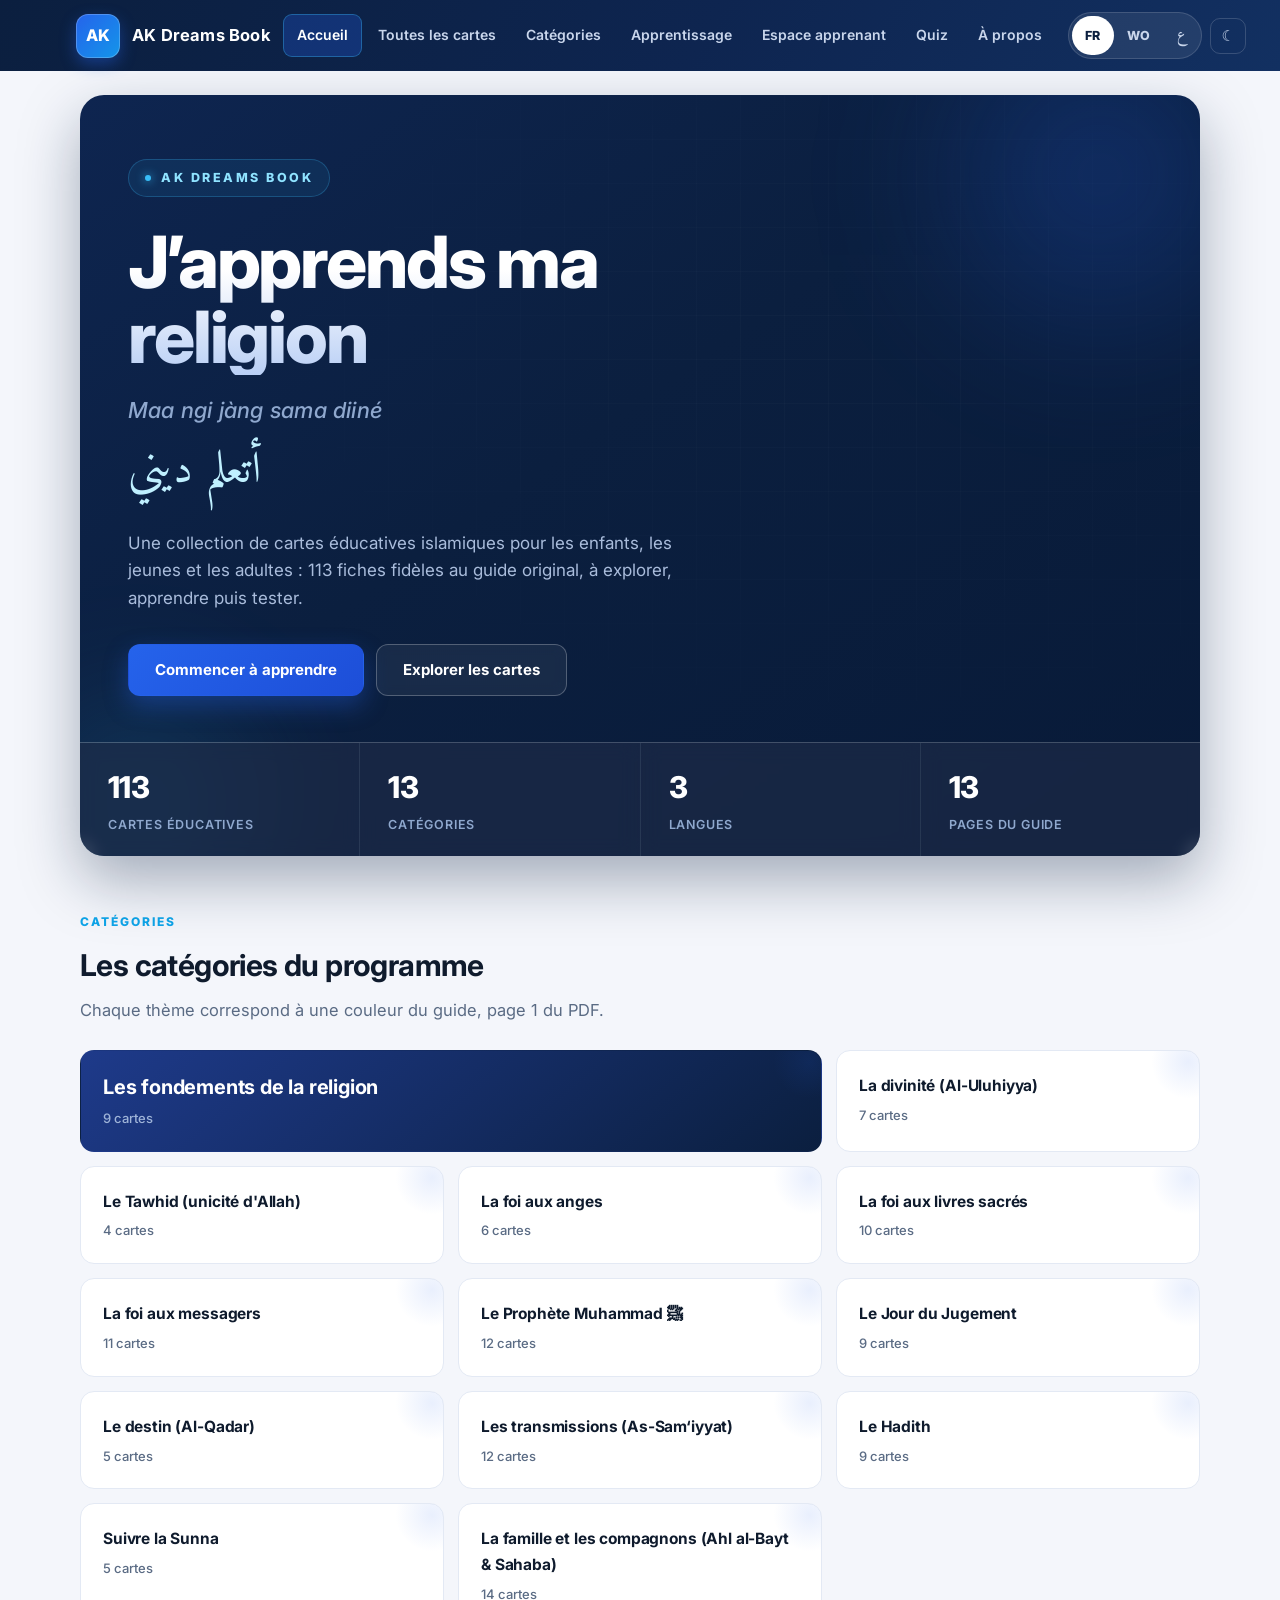
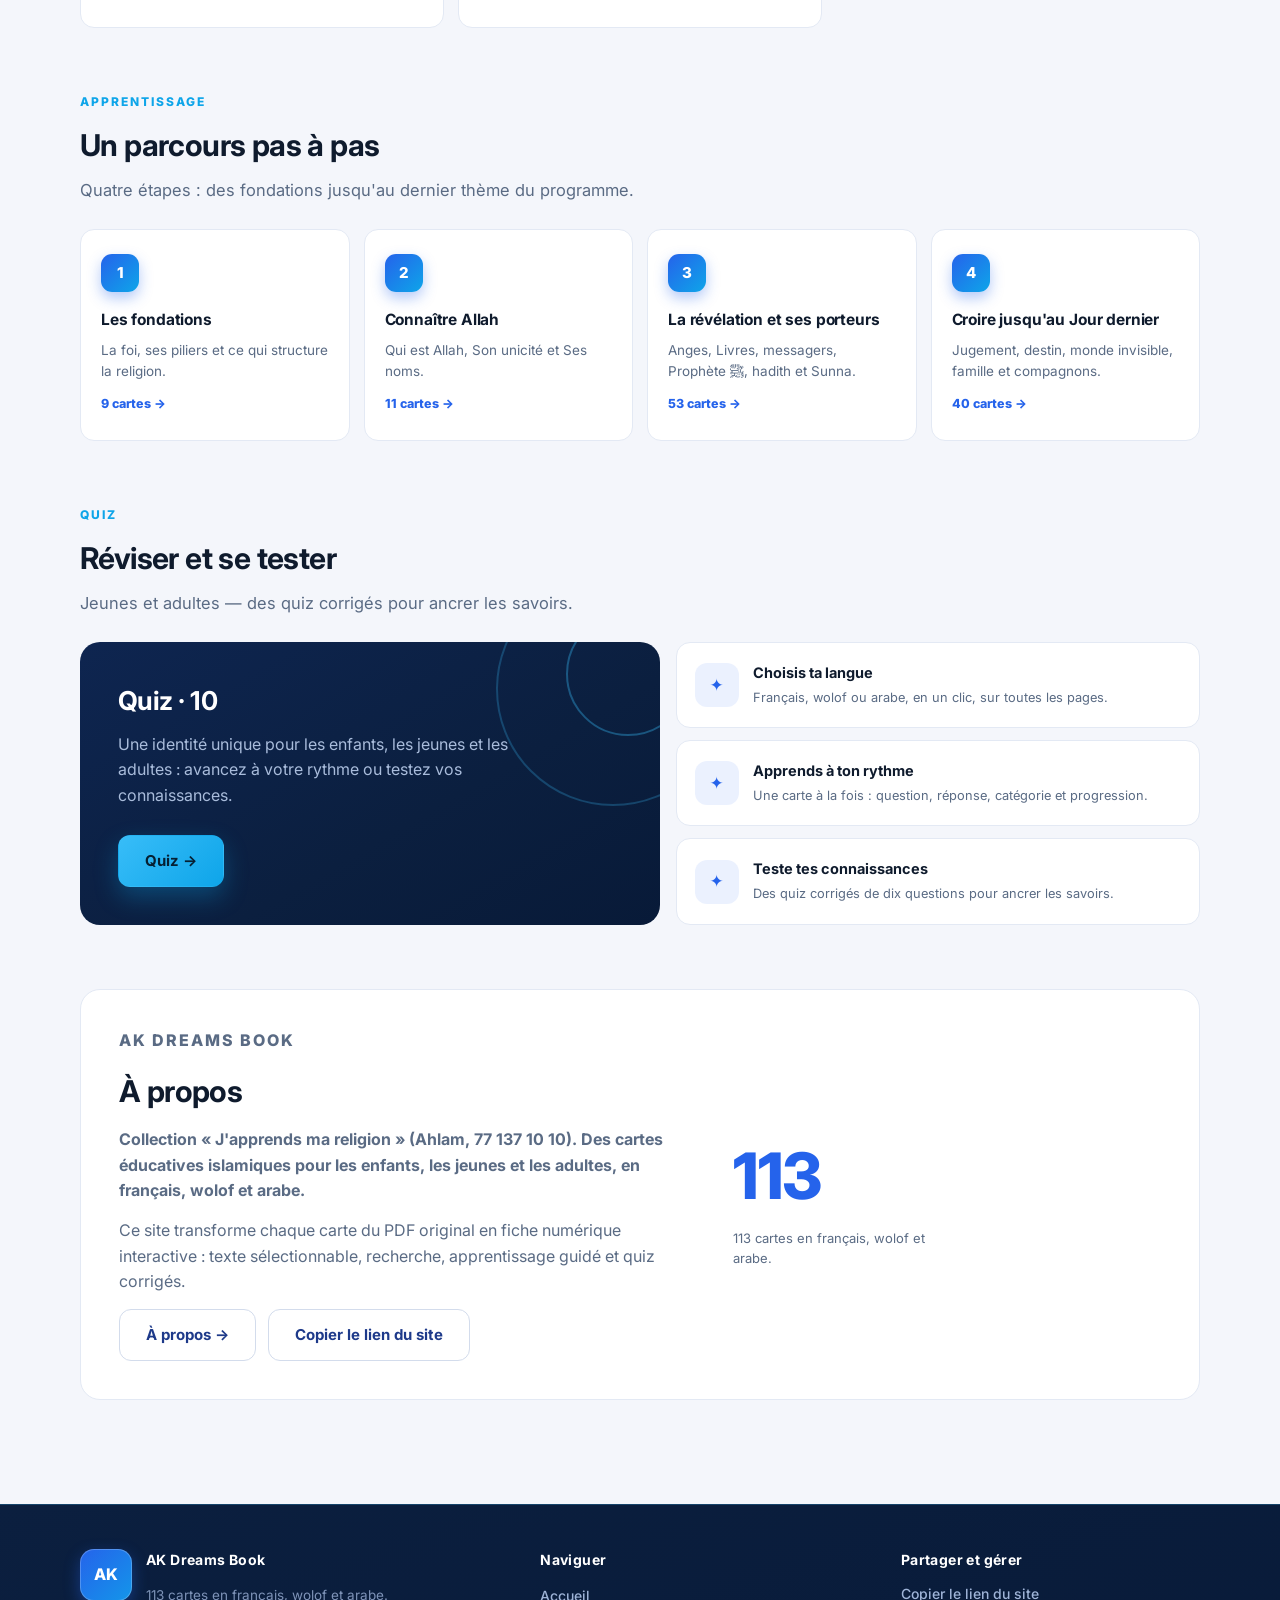
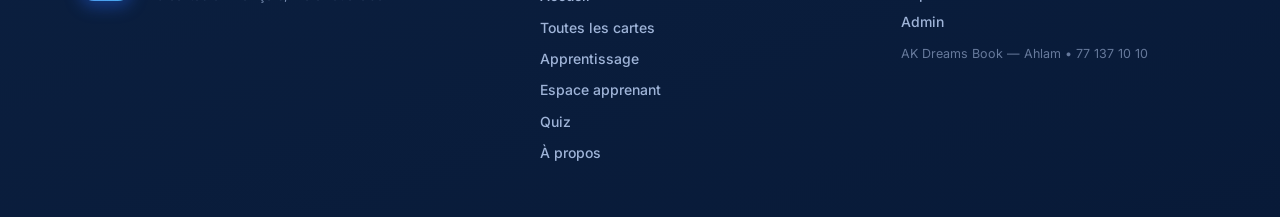
<file: index.html>
<!DOCTYPE html>
<html lang="fr" dir="ltr" id="root">
<head>
<meta charset="UTF-8">
<meta name="viewport" content="width=device-width, initial-scale=1.0">
<title>AK Dreams Book — J'apprends ma religion</title>
<meta name="description" content="Apprendre, comprendre et approfondir : 113 cartes éducatives en français, wolof et arabe — AK Dreams Book.">
<link rel="preconnect" href="https://fonts.googleapis.com">
<link rel="preconnect" href="https://fonts.gstatic.com" crossorigin>
<link href="https://fonts.googleapis.com/css2?family=Amiri:wght@400;700&family=Inter:wght@400;500;600;700;800&display=swap" rel="stylesheet">
<link rel="manifest" href="manifest.json">
<meta name="theme-color" content="#0B1F3F">
<link rel="apple-touch-icon" href="assets/icons/apple-touch-icon.png">
<meta name="apple-mobile-web-app-capable" content="yes">
<meta name="mobile-web-app-capable" content="yes">
<meta name="apple-mobile-web-app-status-bar-style" content="black-translucent">
<meta name="apple-mobile-web-app-title" content="AK Dreams">
<link rel="icon" type="image/png" href="assets/icons/favicon.png">
<link rel="stylesheet" href="styles.css?v=23">
</head>
<body>
<header class="top">
  <div class="bar">
    <a class="brand" href="#/">
      <span class="logo">AK</span>
      <span class="brand-txt"><strong>AK Dreams Book</strong><em>J'apprends ma religion</em></span>
    </a>
    <nav class="nav" id="mainNav" aria-label="Navigation">
      <a href="#/" data-r="home"><span data-i="nav_home">Accueil</span></a>
      <a href="#/cartes" data-r="cartes"><span data-i="nav_cards">Toutes les cartes</span></a>
      <a href="#/categories" data-r="cats"><span data-i="nav_cats">Catégories</span></a>
      <a href="#/apprendre" data-r="learn"><span data-i="nav_learn">Apprentissage</span></a>
      <a href="#/espace" data-r="espace"><span data-i="nav_espace">Espace apprenant</span></a>
      <a href="#/quiz" data-r="quiz"><span data-i="nav_quiz">Quiz</span></a>
      <a href="#/apropos" data-r="about"><span data-i="nav_about">À propos</span></a>
    </nav>
    <div class="bar-tools">
      <div class="langbar" role="group" aria-label="Langue / Language">
        <button data-lang="fr" class="on">FR</button>
        <button data-lang="wo">WO</button>
        <button data-lang="ar">ع</button>
      </div>
      <button id="themeBtn" class="themebtn" type="button" aria-label="Mode nuit">☾</button>
      <span id="installWrap" style="display:none"><button id="installBtn" class="installbtn" type="button" data-i="install_btn">Installer l’application</button></span>
      <button id="menuBtn" class="menubtn" type="button" aria-label="Menu"><i></i></button>
    </div>
  </div>
</header>
<main id="view"></main>
<footer>
  <div class="foot-grid">
    <div class="foot-brand">
      <span class="logo lg">AK</span>
      <div><strong>AK Dreams Book</strong><p data-i="foot">113 cartes en français, wolof et arabe.</p></div>
    </div>
    <div><strong data-i="ft_nav">Naviguer</strong>
      <a href="#/" data-i="nav_home">Accueil</a>
      <a href="#/cartes" data-i="nav_cards">Toutes les cartes</a>
      <a href="#/apprendre" data-i="nav_learn">Apprentissage</a>
      <a href="#/espace" data-i="nav_espace">Espace apprenant</a>
      <a href="#/quiz" data-i="nav_quiz">Quiz</a>
      <a href="#/apropos" data-i="nav_about">À propos</a>
    </div>
    <div><strong data-i="ft_act">Partager et gérer</strong>
      <button class="linkbtn" type="button" data-share data-i="ft_share">Copier le lien du site</button>
      <a href="admin.html">Admin</a>
      <small>AK Dreams Book — Ahlam • 77 137 10 10</small>
    </div>
  </div>
</footer>
<script src="data.js?v=23"></script>
<script src="app.js?v=23"></script>
<script>
/* مزدوجة الأمان: إن فشل تحميل app.js (مثلاً عبر file:// أو كاش قديم) تظهر رسالة تشخيص بدل صفحة فارغة */
setTimeout(function(){
  var v=document.getElementById("view");
  if(v&&String(v.innerHTML).replace(/\s|<br>/g,"")===""){
    v.innerHTML='<section class="panel" style="margin-top:24px"><h2 class="sec">Content not loaded — المحتوى لم يُحمّل</h2>'+
    '<p style="color:#5A6B84;font-size:15px">Open the site via the local server: <b>http://localhost:8123</b> and hard-refresh (Cmd+Shift+R).<br>'+
    'افتح الموقع عبر الخادم المحلي أعلاه ثم جدّد الصفحة بالكامل (⌘⇧R). إذا استمرت المشكلة فملف app.js لم يُقرأ من مجلد المشروع مباشرة.</p></section>';
  }
},400);
</script>
<script>
if("serviceWorker" in navigator){
 window.addEventListener("load",function(){
  navigator.serviceWorker.register("service-worker.js").catch(function(){});
 });
}
</script>
</body>
</html>
</file>
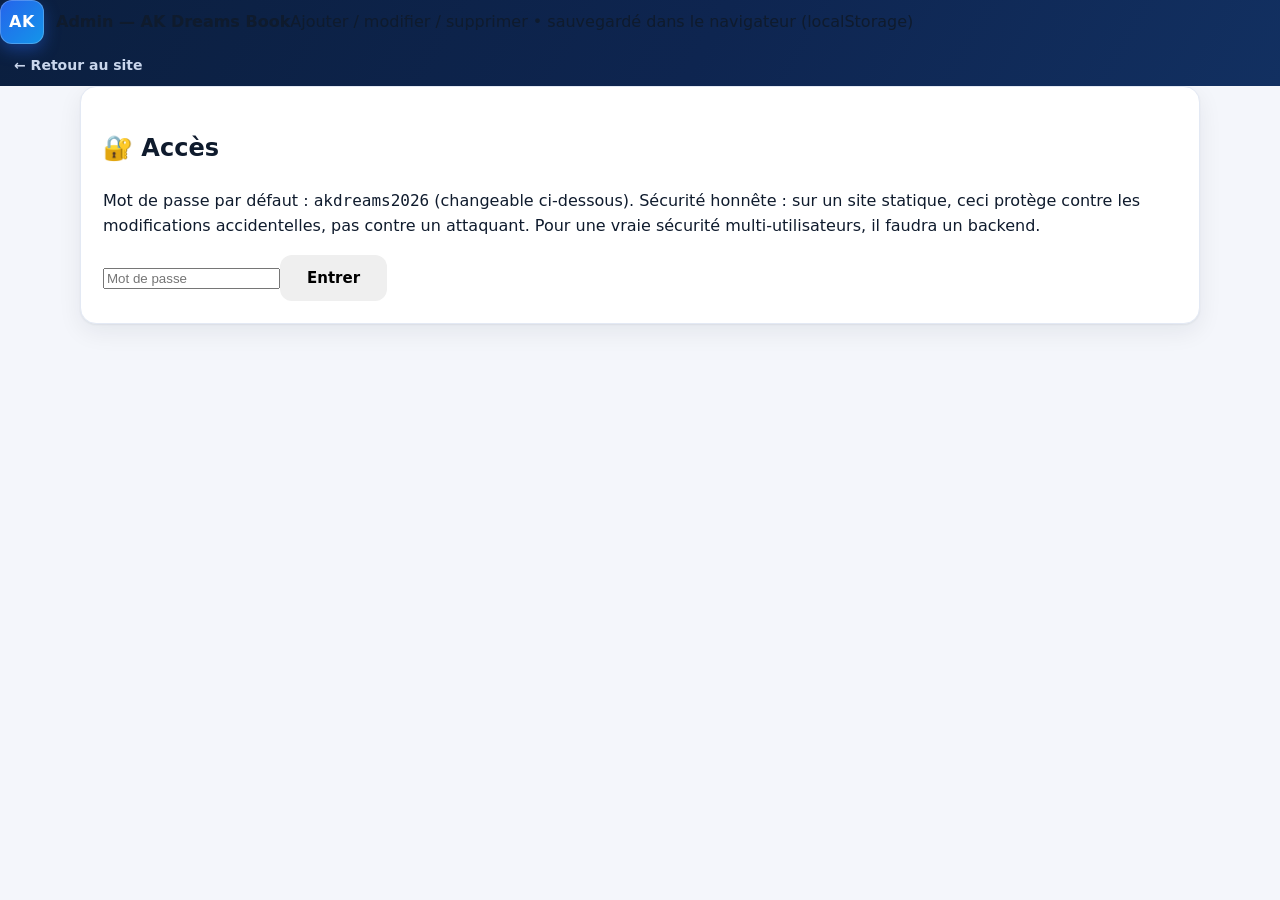
<file: admin.html>
<!DOCTYPE html><html lang="fr"><head><meta charset="UTF-8"><meta name="viewport" content="width=device-width,initial-scale=1">
<title>Admin — AK Dreams Book</title><link rel="stylesheet" href="styles.css"></head><body>
<header class="top"><div class="brand"><div class="logo">AK</div><div><strong>Admin — AK Dreams Book</strong><span>Ajouter / modifier / supprimer • sauvegardé dans le navigateur (localStorage)</span></div></div>
<nav class="nav"><a href="index.html">← Retour au site</a></nav></header>
<main>
<section class="panel" id="gate"><h2>🔐 Accès</h2><p>Mot de passe par défaut : <code>akdreams2026</code> (changeable ci-dessous). Sécurité honnête : sur un site statique, ceci protège contre les modifications accidentelles, pas contre un attaquant. Pour une vraie sécurité multi-utilisateurs, il faudra un backend.</p>
<input type="password" id="pw" placeholder="Mot de passe"><button class="btn" id="go">Entrer</button></section>
<section class="panel" id="main" style="display:none">
<div class="toolbar"><input id="s" placeholder="Rechercher…"><select id="fc"></select><button class="btn" id="new">+ Nouvelle carte</button>
<button class="btn alt" id="exp">⬇ Export JSON</button><button class="btn ghost" id="imp">⬆ Import JSON</button><button class="btn ghost" id="reset">Réinitialiser (PDF)</button></div>
<input type="file" id="file" accept=".json" style="display:none">
<div class="toolbar"><input id="npw" placeholder="Nouveau mot de passe"><button class="btn ghost" id="chpw">Changer</button></div>
<div id="list"></div>
<h3>Importer un nouveau PDF ?</h3>
<p>Fonctionnalité <b>non fiable automatiquement</b> : l'extraction FR/WO en 2 colonnes mélange l'ordre. Procédure recommandée : extrayez le texte (script <code>tools/extract.py</code> à venir), relisez, puis importez via <b>Import JSON</b> au format <code>{id,cat,p,qfr,afr,qwo,awo,qar,aar,r}</code>. Les collections futures : ajoutez une clé <code>collection</code> par carte.</p>
</section></main>
<script src="data.js"></script>
<script>
const LS="akdreams_cards_v1",PW="akdreams_pw_v1";
const MEM={};
function sget(k,d){try{var v=localStorage.getItem(k);return v===null?d:v;}catch(e){return(k in MEM)?MEM[k]:d;}}
function sset(k,v){try{localStorage.setItem(k,v);}catch(e){MEM[k]=v;}}
function sdel(k){try{localStorage.removeItem(k);}catch(e){delete MEM[k];}}
let all=[];try{all=[...CARDS,...JSON.parse(sget(LS)||"[]").filter(x=>!x._del)]}catch(e){all=[...CARDS]}
let byId={};all.forEach(c=>byId[c.id]=c);
const $=id=>document.getElementById(id);
$("fc").innerHTML=`<option value="">Toutes</option>`+CATEGORIES.map(c=>`<option value="${c.id}">${c.fr}</option>`).join("");
$("go").onclick=()=>{if(($("pw").value||"")===(sget(PW)||"akdreams2026")){$("gate").style.display="none";$("main").style.display="block";draw();}else alert("Mot de passe incorrect");};
function save(){sset(LS,JSON.stringify(all.filter(c=>!CARDS.find(b=>b.id===c.id&&JSON.stringify(b)===JSON.stringify(c)))));}
function draw(){const q=($("s").value||"").toLowerCase(),f=$("fc").value;
 $("list").innerHTML=all.filter(c=>(!f||c.cat===f)&&(!q||(c.qfr+c.afr+c.qwo).toLowerCase().includes(q))).map(c=>
 `<div class="card" style="cursor:default"><b>#${c.id} [${c.cat} p.${c.p}] ${c.r?"⚠ à vérifier":""}</b>
 <label>Q FR</label><textarea data-f="qfr" data-id="${c.id}" rows="2" style="width:100%">${c.qfr||""}</textarea>
 <label>R FR</label><textarea data-f="afr" data-id="${c.id}" rows="3" style="width:100%">${c.afr||""}</textarea>
 <label>Q WO</label><textarea data-f="qwo" data-id="${c.id}" rows="2" style="width:100%">${c.qwo||""}</textarea>
 <label>R WO</label><textarea data-f="awo" data-id="${c.id}" rows="3" style="width:100%">${c.awo||""}</textarea>
 <label>Q AR (manuel)</label><textarea data-f="qar" data-id="${c.id}" rows="2" style="width:100%" dir="rtl">${c.qar||""}</textarea>
 <label>R AR (manuel)</label><textarea data-f="aar" data-id="${c.id}" rows="3" style="width:100%" dir="rtl">${c.aar||""}</textarea>
 <div class="row"><label><input type="checkbox" data-f="r" data-id="${c.id}" ${c.r?"checked":""}> à vérifier</label>
 <select data-f="cat" data-id="${c.id}">${CATEGORIES.map(k=>`<option ${k.id===c.cat?"selected":""}>${k.id}</option>`).join("")}</select>
 <button data-del="${c.id}">🗑 Supprimer</button></div></div>`).join("");
 document.querySelectorAll("textarea,input[type=checkbox],select[data-f=cat]").forEach(el=>el.onchange=()=>{const c=byId[+el.dataset.id];const f=el.dataset.f;
  c[f]=el.type==="checkbox"?(el.checked?1:0):el.value;save();});
 document.querySelectorAll("[data-del]").forEach(b=>b.onclick=()=>{if(!confirm("Supprimer #"+b.dataset.del+" ?"))return;
  const id=+b.dataset.del;all=all.filter(c=>c.id!==id);const cur=JSON.parse(sget(LS)||"[]");cur.push({id,_del:true});sset(LS,JSON.stringify(cur));byId={};all.forEach(c=>byId[c.id]=c);draw();});}
$("s").oninput=draw;$("fc").onchange=draw;
$("new").onclick=()=>{const id=Math.max(...all.map(c=>c.id))+1;const c={id,cat:"fondements",p:0,qfr:"",afr:"",qwo:"",awo:"",qar:"",aar:"",r:1};all.push(c);byId[id]=c;save();draw();};
$("exp").onclick=()=>{const b=new Blob([JSON.stringify(all,null,2)],{type:"application/json"});const a=document.createElement("a");a.href=URL.createObjectURL(b);a.download="akdreams_cartes.json";a.click();};
$("imp").onclick=()=>$("file").click();
$("file").onchange=e=>{const f=e.target.files[0];const r=new FileReader();r.onload=()=>{try{const j=JSON.parse(r.result);if(!Array.isArray(j))throw 0;all=j;byId={};all.forEach(c=>byId[c.id]=c);save();draw();}catch{alert("JSON invalide")}};r.readAsText(f);};
$("reset").onclick=()=>{if(confirm("Effacer toutes les modifications et revenir au PDF ?")){sdel(LS);location.reload();}};
$("chpw").onclick=()=>{if($("npw").value.length<4)return alert("4 caractères min");sset(PW,$("npw").value);alert("Mot de passe changé");};
</script></body></html>
</file>
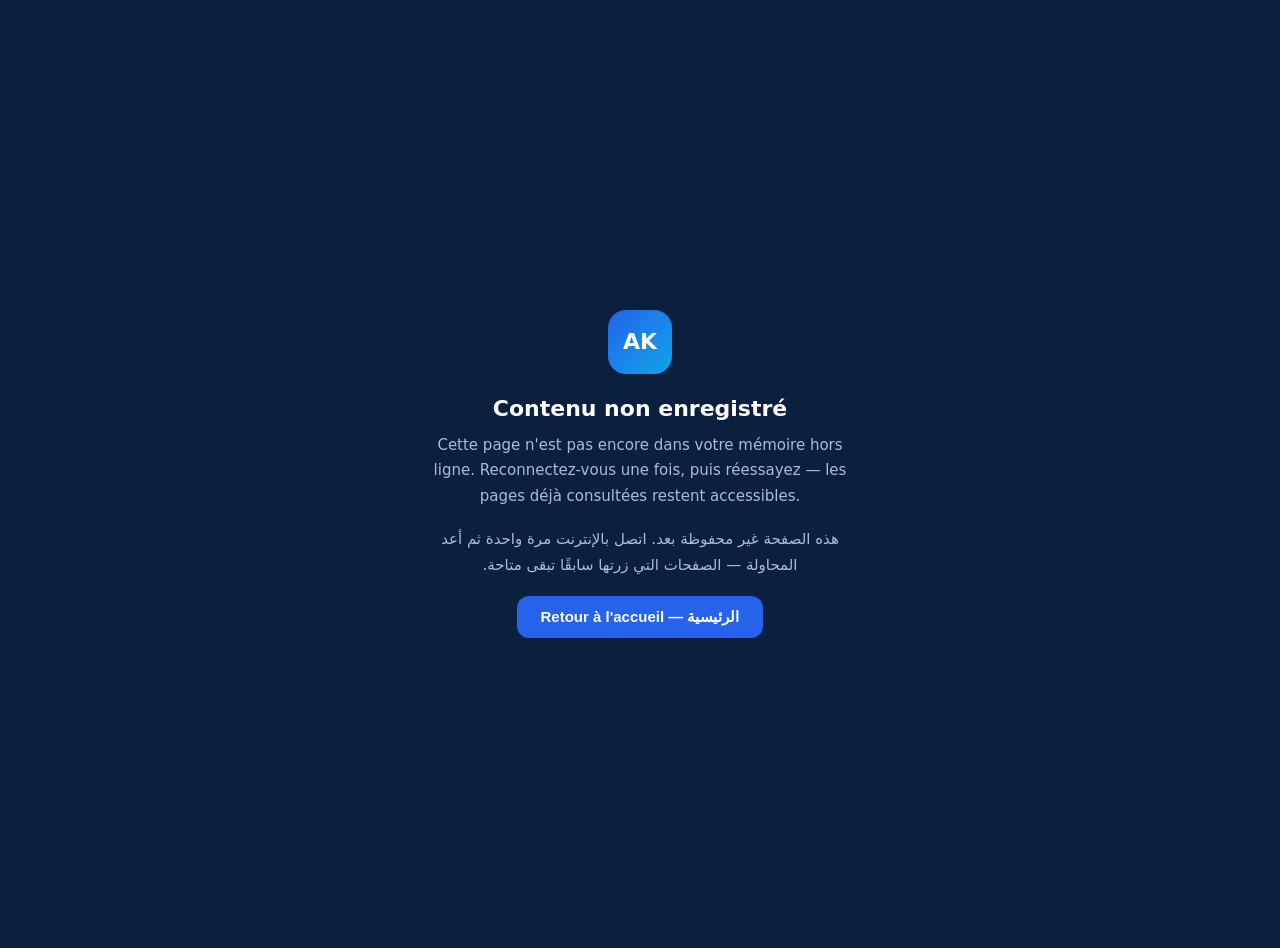
<file: offline.html>
<!DOCTYPE html>
<html lang="fr" id="root">
<head>
<meta charset="UTF-8">
<meta name="viewport" content="width=device-width, initial-scale=1.0">
<title>Hors ligne — AK Dreams Book</title>
<style>
  body{margin:0;min-height:100vh;display:flex;align-items:center;justify-content:center;background:#0B1F3F;color:#fff;
       font-family:Inter,system-ui,-apple-system,"Segoe UI",sans-serif;text-align:center;padding:24px}
  .b{max-width:420px}
  .i{width:64px;height:64px;border-radius:18px;background:linear-gradient(135deg,#2563EB,#0EA5E9);display:flex;align-items:center;
     justify-content:center;font-weight:800;font-size:22px;margin:0 auto 22px;color:#fff}
  h1{font-size:22px;margin:0 0 12px}
  p{color:#A9BCDB;font-size:15px;line-height:1.7;margin:0 0 18px}
  button{background:#2563EB;color:#fff;border:0;border-radius:12px;padding:12px 24px;font-weight:700;font-size:15px;cursor:pointer}
</style>
</head>
<body>
<div class="b">
  <div class="i">AK</div>
  <h1>Contenu non enregistré</h1>
  <p id="msgfr">Cette page n'est pas encore dans votre mémoire hors ligne. Reconnectez-vous une fois, puis réessayez — les pages déjà consultées restent accessibles.</p>
  <p dir="rtl" lang="ar">هذه الصفحة غير محفوظة بعد. اتصل بالإنترنت مرة واحدة ثم أعد المحاولة — الصفحات التي زرتها سابقًا تبقى متاحة.</p>
  <button onclick="location.href='./index.html'">Retour à l'accueil — الرئيسية</button>
</div>
</body>
</html>
</file>
<file: styles.css>
/* AK Dreams Book — identité 2026 : bleu royal / bleu profond / gris / ciel.
   Typographie print-like, zéro image, formes géométriques CSS. */
:root{
  --roy:#2563EB; --roy-2:#1D4ED8; --roy-d:#1E3A8A;
  --navy:#0B1F3F; --navy-2:#0E2550;
  --sky:#38BDF8; --sky-d:#0EA5E9;
  --bg:#F4F6FB; --card:#FFFFFF;
  --ink:#0F1B2D; --mut:#5A6B84;
  --line:#E3E9F4; --line-2:#D3DCEC;
  --ok:#16A34A; --ko:#DC2626;
  --r:14px;
  --shadow:0 1px 2px rgba(15,27,45,.06),0 8px 24px rgba(15,27,45,.07);
  --shadow-lg:0 24px 60px rgba(11,31,63,.35);
}
*{box-sizing:border-box}
html{-webkit-text-size-adjust:100%;scroll-behavior:smooth}
body{margin:0;color:var(--ink);background:var(--bg);
  font-family:Inter,system-ui,-apple-system,"Segoe UI",sans-serif;font-size:16px;line-height:1.6;
  -webkit-font-smoothing:antialiased}
[lang=ar],.ar{font-family:Amiri,serif}
::selection{background:rgba(56,189,248,.35)}
img{max-width:100%}
/* ================= en-tête ================= */
header.top{position:sticky;top:0;z-index:50;background:linear-gradient(120deg,var(--navy) 0%,var(--navy-2) 55%,#123061 100%)}
.bar{max-width:1160px;margin:0 auto;padding:12px 16px;display:flex;align-items:center;gap:12px}
@media(max-width:1260px){.nav a{padding:9px 9px;font-size:13.5px}.bar{gap:10px}}
.brand{display:flex;align-items:center;gap:12px;text-decoration:none}
.logo{width:44px;height:44px;flex:0 0 44px;display:flex;align-items:center;justify-content:center;
  font-weight:800;font-size:16px;letter-spacing:.5px;color:#fff;border-radius:12px;
  background:linear-gradient(135deg,var(--roy) 0%,var(--sky-d) 130%);
  box-shadow:inset 0 0 0 1px rgba(255,255,255,.22),0 6px 16px rgba(37,99,235,.4)}
.logo.lg{width:52px;height:52px;flex-basis:52px;border-radius:14px}
.brand-txt{white-space:nowrap;min-width:0}
.brand-txt strong{display:block;color:#fff;font-size:16.5px;letter-spacing:.2px}
.brand-txt em{display:block;font-style:normal;color:#9FB4D8;font-size:12px;letter-spacing:.3px}
.nav{display:flex;gap:2px;margin-left:auto;flex-wrap:nowrap}
.nav a{color:#C9D6EC;text-decoration:none;font-size:14px;font-weight:600;padding:9px 13px;border-radius:9px;
  border:1px solid transparent;white-space:nowrap;transition:color .15s,background .15s}
.nav a:hover{color:#fff;background:rgba(255,255,255,.07)}
.nav a.on{color:#fff;background:rgba(37,99,235,.28);border-color:rgba(56,189,248,.35)}
.bar-tools{display:flex;align-items:center;gap:8px}
.langbar{display:flex;background:rgba(255,255,255,.08);border:1px solid rgba(255,255,255,.14);border-radius:999px;padding:3px}
.langbar button{border:0;background:transparent;color:#C9D6EC;border-radius:999px;padding:6px 13px;
  cursor:pointer;font-weight:800;font-size:12.5px;font-family:inherit;letter-spacing:.5px;transition:.15s}
.langbar button.on{background:#fff;color:var(--navy)}
.langbar button[data-lang=ar]{font-family:Amiri,serif;font-size:15px}
.themebtn,.menubtn{background:transparent;border:1px solid rgba(255,255,255,.16);color:#C9D6EC;
  border-radius:10px;width:36px;height:36px;cursor:pointer;font-size:15px;line-height:1;
  display:flex;align-items:center;justify-content:center;font-family:inherit}
.themebtn:hover,.menubtn:hover{border-color:var(--sky);color:#fff}
.menubtn{display:none}
.menubtn i{display:block;width:16px;height:2px;background:currentColor;position:relative;border-radius:2px}
.menubtn i::before,.menubtn i::after{content:"";position:absolute;left:0;width:16px;height:2px;background:currentColor;border-radius:2px}
.menubtn i::before{top:-5px}
.menubtn i::after{top:5px}
/* ================= communs ================= */
main{max-width:1160px;margin:0 auto;padding:0 20px 40px}
section.blk{padding:56px 0 8px}
.kicker{font-size:12px;font-weight:800;letter-spacing:2px;text-transform:uppercase;color:var(--sky-d);margin:0 0 10px}
h2.t{font-size:clamp(22px,3vw,30px);margin:0 0 8px;letter-spacing:-.02em}
p.d{color:var(--mut);max-width:60ch;margin:0 0 26px;font-size:16.5px}
.btn{display:inline-flex;align-items:center;justify-content:center;gap:8px;border-radius:12px;
  padding:13px 26px;font-weight:700;font-size:15px;text-decoration:none;cursor:pointer;border:1px solid transparent;
  font-family:inherit;transition:transform .12s,box-shadow .15s,background .15s,border-color .15s}
.btn:active{transform:translateY(1px)}
.btn.roy{background:linear-gradient(135deg,var(--roy),var(--roy-2));color:#fff;
  box-shadow:0 10px 24px rgba(37,99,235,.35)}
.btn.roy:hover{box-shadow:0 14px 30px rgba(37,99,235,.45)}
.btn.sky{background:linear-gradient(135deg,var(--sky),var(--sky-d));color:#062033;
  box-shadow:0 10px 24px rgba(14,165,233,.3)}
.btn.ghost{background:#fff;color:var(--roy-d);border-color:var(--line-2)}
.btn.ghost:hover{border-color:var(--roy)}
.btn.wl{background:rgba(255,255,255,.06);color:#fff;border-color:rgba(255,255,255,.25);backdrop-filter:blur(6px)}
.btn.wl:hover{background:rgba(255,255,255,.12);border-color:var(--sky)}
.row{display:flex;gap:12px;flex-wrap:wrap}
/* ================= héros typographique ================= */
.hero{position:relative;border-radius:24px;overflow:hidden;margin-top:24px;color:#fff;
  background:linear-gradient(145deg,#0E2550 0%,#0B1F3F 45%,#081A38 100%);
  box-shadow:var(--shadow-lg)}
.hero::before{content:"";position:absolute;inset:0;opacity:.5;pointer-events:none;
  background-image:linear-gradient(rgba(255,255,255,.045) 1px,transparent 1px),
linear-gradient(90deg,rgba(255,255,255,.045) 1px,transparent 1px);
  background-size:44px 44px;
  -webkit-mask-image:radial-gradient(ellipse at 70% 30%,#000 0%,transparent 65%);
          mask-image:radial-gradient(ellipse at 70% 30%,#000 0%,transparent 65%)}
.geo{position:absolute;border-radius:50%;pointer-events:none;filter:blur(60px);opacity:.5}
.geo.g1{width:480px;height:480px;right:-140px;top:-160px;background:radial-gradient(circle,rgba(37,99,235,.55),transparent 65%)}
.geo.g2{width:340px;height:340px;left:-110px;bottom:-120px;background:radial-gradient(circle,rgba(56,189,248,.4),transparent 65%)}
.hero-in{position:relative;padding:64px 48px 0;z-index:2}
.overline{display:inline-flex;align-items:center;gap:10px;font-size:12.5px;font-weight:800;letter-spacing:2.5px;
  text-transform:uppercase;color:#8FE3FF;background:rgba(56,189,248,.08);
  border:1px solid rgba(56,189,248,.25);padding:8px 16px;border-radius:999px;margin:0 0 28px}
.overline i{width:6px;height:6px;border-radius:50%;background:var(--sky);box-shadow:0 0 10px var(--sky)}
.hero h1{margin:0;font-size:clamp(40px,6.4vw,72px);line-height:1.04;letter-spacing:-.03em;font-weight:800;
  background:linear-gradient(180deg,#fff 30%,#B9CFF5);-webkit-background-clip:text;background-clip:text;color:transparent;
  max-width:14ch}
.hero .t-wo{margin:18px 0 0;font-size:clamp(17px,2.4vw,22px);color:#8FA8CE;font-weight:500;font-style:italic;letter-spacing:.01em}
.hero .t-ar{margin:10px 0 24px;font-family:Amiri,serif;direction:rtl;font-size:clamp(28px,4.2vw,44px);
  color:#BFF0FF;line-height:1.55;text-align:left}
body[dir=rtl] .hero .t-ar{text-align:right}
.hero .d{color:#A9BCDB;max-width:52ch;margin:0 0 32px;font-size:17px}
.hero .row{margin-bottom:46px}
.stats{position:relative;z-index:2;display:grid;grid-template-columns:repeat(4,1fr);gap:1px;
  background:rgba(255,255,255,.12);border-top:1px solid rgba(255,255,255,.12)}
.stats div{background:rgba(10,25,55,.55);padding:20px 28px;backdrop-filter:blur(8px)}
.stats b{display:block;font-size:clamp(22px,2.6vw,30px);font-weight:800;color:#fff;letter-spacing:-.02em}
.stats small{color:#8FA8CE;font-size:12.5px;font-weight:600;letter-spacing:.8px;text-transform:uppercase}
.stats span{color:var(--sky);font-size:11px;margin-right:2px}
body[dir=rtl] .stats span{margin-left:2px}
/* ================= bento catégories ================= */
.bento{display:grid;grid-template-columns:repeat(6,1fr);gap:14px}
.tile{background:var(--card);border:1px solid var(--line);border-radius:var(--r);padding:22px;
  text-decoration:none;color:var(--ink);position:relative;overflow:hidden;
  transition:transform .18s ease,box-shadow .18s ease,border-color .18s ease;grid-column:span 2}
.tile:hover{transform:translateY(-4px);box-shadow:var(--shadow);border-color:var(--line-2)}
.tile .cn{font-weight:700;font-size:15.5px;color:var(--ink);letter-spacing:-.01em}
.tile small{display:block;color:var(--mut);font-size:13px;margin-top:6px;font-weight:500}
.tile .n{font-size:13px;font-weight:800;color:var(--roy);background:rgba(37,99,235,.08);
  border-radius:999px;padding:4px 11px;display:inline-block;margin-top:14px}
.tile::after{content:"";position:absolute;right:-26px;top:-26px;width:74px;height:74px;border-radius:50%;
  background:radial-gradient(circle,rgba(37,99,235,.10),transparent 70%)}
.tile.big{grid-column:span 4;background:linear-gradient(140deg,var(--roy-d),var(--navy));border-color:transparent}
.tile.big .cn{color:#fff;font-size:20px;line-height:1.45}
.tile.big small{color:#9FB4D8}
.tile.big .n{color:#BFEBFF;background:rgba(56,189,248,.14)}
.tile.acc{background:linear-gradient(140deg,#123061,#0B1F3F)}
.tile.acc .cn{color:#fff}.tile.acc small{color:#8FA8CE}.tile.acc .n{color:#BFEBFF;background:rgba(56,189,248,.14)}
/* ================= parcours / étapes ================= */
.paths{display:grid;grid-template-columns:repeat(4,1fr);gap:14px}
.path{background:var(--card);border:1px solid var(--line);border-radius:var(--r);padding:24px 20px;
  text-decoration:none;color:var(--ink);transition:transform .18s ease,box-shadow .18s ease,border-color .18s ease}
.path:hover{transform:translateY(-4px);box-shadow:var(--shadow);border-color:rgba(37,99,235,.35)}
.path .nb{width:38px;height:38px;border-radius:11px;display:flex;align-items:center;justify-content:center;
  font-weight:800;font-size:15px;color:#fff;background:linear-gradient(135deg,var(--roy),var(--sky-d));
  box-shadow:0 6px 14px rgba(37,99,235,.35);margin-bottom:16px}
.path b{display:block;font-size:15.5px;letter-spacing:-.01em;color:var(--ink)}
.path small{display:block;color:var(--mut);font-size:13.5px;margin-top:7px;line-height:1.55}
.path .n{color:var(--roy);font-size:12.5px;font-weight:800;margin-top:12px;display:inline-block}
/* ================= bloc review (quiz) ================= */
.quizbl{display:grid;grid-template-columns:1.05fr .95fr;gap:16px}
.qcard{background:linear-gradient(150deg,var(--navy-2),var(--navy) 60%,#081A38);border-radius:20px;color:#fff;
  padding:38px;position:relative;overflow:hidden}
.qcard::before{content:"";position:absolute;right:-70px;top:-70px;width:230px;height:230px;border-radius:50%;
  border:2px solid rgba(56,189,248,.25)}
.qcard::after{content:"";position:absolute;right:-30px;top:-30px;width:120px;height:120px;border-radius:50%;
  border:2px solid rgba(56,189,248,.35)}
.qcard h3{font-size:clamp(20px,2.6vw,26px);margin:0 0 10px;letter-spacing:-.02em}
.qcard p{color:#A9BCDB;margin:0 0 26px;max-width:44ch}
.exc{display:grid;gap:12px}
.exc a{display:flex;gap:14px;align-items:center;background:var(--card);border:1px solid var(--line);
  border-radius:var(--r);padding:16px 18px;text-decoration:none;color:var(--ink);
  transition:transform .18s ease,box-shadow .18s ease,border-color .18s ease}
.exc a:hover{transform:translateY(-3px);box-shadow:var(--shadow);border-color:rgba(37,99,235,.3)}
.exc .ic{flex:0 0 44px;width:44px;height:44px;border-radius:12px;display:flex;align-items:center;justify-content:center;
  background:rgba(37,99,235,.09);color:var(--roy);font-weight:800;font-size:17px}
.exc b{display:block;font-size:14.5px}
.exc small{color:var(--mut);font-size:12.8px}
/* ================= about block ================= */
.aboutb{background:var(--card);border:1px solid var(--line);border-radius:20px;padding:38px;
  display:grid;grid-template-columns:1.15fr .85fr;gap:36px;align-items:center}
.aboutb h2{margin:0 0 12px;font-size:clamp(22px,3vw,30px);letter-spacing:-.02em}
.aboutb p{color:var(--mut);margin:0 0 14px;font-size:16px}
.aboutb .sig{display:flex;align-items:center;gap:14px;margin-top:22px;padding-top:22px;border-top:1px solid var(--line)}
.aboutb .sig b{font-size:15px}
.aboutb .sig small{display:block;color:var(--mut);font-size:13px}
/* ================= page cartes ================= */
.panel{background:var(--card);border:1px solid var(--line);border-radius:16px;padding:22px;box-shadow:var(--shadow)}
.toolbar{display:flex;gap:10px;flex-wrap:wrap;margin-bottom:18px}
.toolbar input,.toolbar select{padding:12px 14px;border:1px solid var(--line-2);border-radius:11px;font-size:15px;
  font-family:inherit;background:#fff;color:var(--ink);transition:border-color .15s,box-shadow .15s}
.toolbar input{flex:1;min-width:220px}
.toolbar input:focus,.toolbar select:focus{outline:none;border-color:var(--roy);box-shadow:0 0 0 3px rgba(37,99,235,.14)}
#cnt{font-size:13.5px;color:var(--mut);margin-bottom:12px}
#cnt b{color:var(--roy)}
.stchip{border:1px solid var(--roy);background:rgba(37,99,235,.06);color:var(--roy-d);border-radius:999px;
  padding:10px 15px;font-weight:700;font-size:13.5px;cursor:pointer;font-family:inherit}
.grid{display:grid;grid-template-columns:repeat(auto-fill,minmax(290px,1fr));gap:14px}
.card{background:#fff;border:1px solid var(--line);border-radius:14px;padding:20px;cursor:pointer;
  transition:transform .18s ease,box-shadow .18s ease,border-color .18s ease}
.card:hover{transform:translateY(-3px);box-shadow:var(--shadow);border-color:rgba(37,99,235,.3)}
.card .cat{display:flex;align-items:center;gap:8px;font-size:11.5px;font-weight:800;letter-spacing:.5px;
  text-transform:uppercase;color:var(--mut)}
.dot{width:9px;height:9px;border-radius:50%;flex:0 0 9px;background:linear-gradient(135deg,var(--roy),var(--sky-d))}
.card .q{font-size:16.5px;font-weight:700;color:var(--ink);margin:12px 0;line-height:1.5;letter-spacing:-.01em}
.card .a{white-space:pre-line;background:var(--bg);border:1px solid var(--line);border-radius:10px;
  padding:14px 16px;margin-top:10px;font-size:15px;line-height:1.8;color:#22314A}
.badge{display:inline-block;font-size:11.5px;background:#FFF4E5;border:1px solid #F2C48D;color:#92580D;
  border-radius:7px;padding:3px 9px;margin-top:8px;font-weight:700}
.ar-missing{color:#8a5a00;font-size:13px;font-weight:600}
/* ================= catégories page ================= */
.catlist{display:grid;grid-template-columns:repeat(auto-fill,minmax(250px,1fr));gap:14px}
.catcard{display:flex;align-items:center;gap:14px;background:#fff;border:1px solid var(--line);border-radius:14px;
  padding:18px;text-decoration:none;color:var(--ink);transition:transform .18s ease,box-shadow .18s ease,border-color .18s ease}
.catcard:hover{transform:translateY(-3px);box-shadow:var(--shadow);border-color:rgba(37,99,235,.3)}
.catcard .cb{flex:0 0 46px;width:46px;height:46px;border-radius:12px;background:rgba(37,99,235,.08);
  display:flex;align-items:center;justify-content:center;font-weight:800;color:var(--roy);font-size:15px}
.catcard .cn{font-weight:700;font-size:15px;color:var(--ink)}
.catcard small{display:block;color:var(--mut);font-size:13px;margin-top:3px}
.guide{list-style:none;margin:14px 0 0;padding:0;display:grid;gap:0 28px;grid-template-columns:1fr 1fr}
.guide li{display:flex;align-items:center;gap:10px;font-size:14px;padding:10px 0;border-bottom:1px dashed var(--line);color:#33415C}
/* ================= apprentissage ================= */
.learn{max-width:780px;margin:0 auto}
.learn-top{display:flex;justify-content:space-between;align-items:center;gap:10px;margin-bottom:12px}
.crumb{font-size:12px;font-weight:800;letter-spacing:.8px;text-transform:uppercase;color:var(--mut)}
.count{font-size:13.5px;font-weight:800;color:var(--roy-d)}
.progress{height:7px;background:#E4EBF7;border-radius:99px;overflow:hidden;margin-bottom:26px}
.progress i{display:block;height:100%;border-radius:99px;background:linear-gradient(90deg,var(--roy),var(--sky));
  transition:width .3s ease}
.learn-card{background:#fff;border:1px solid var(--line);border-radius:20px;padding:44px 36px;text-align:center;
  min-height:250px;display:flex;flex-direction:column;justify-content:center;box-shadow:var(--shadow)}
.lq{font-size:clamp(20px,3vw,26px);font-weight:800;color:var(--ink);margin:0;letter-spacing:-.02em;line-height:1.4}
.ldiv{display:flex;align-items:center;justify-content:center;gap:9px;margin:20px 0}
.ldiv span{width:56px;height:1px;background:var(--line-2)}
.ldiv i{color:var(--sky-d);font-style:normal;font-size:12px}
.la{font-size:16.5px;line-height:1.85;background:var(--bg);border:1px solid var(--line);border-radius:12px;
  padding:18px 20px;white-space:pre-line;color:#22314A}
.learn .row{justify-content:center;margin-top:26px}
/* ================= quiz ================= */
.quiz{max-width:780px;margin:0 auto}
.quiz h3{font-size:clamp(19px,2.7vw,24px);margin:6px 0 22px;letter-spacing:-.02em;line-height:1.45}
.quizopt{display:block;width:100%;text-align:start;margin:10px 0;background:#fff;border:1px solid var(--line-2);
  border-radius:12px;padding:15px 18px;cursor:pointer;font-size:15.5px;font-family:inherit;color:var(--ink);
  line-height:1.65;transition:border-color .15s,background .15s,transform .12s}
.quizopt:hover{border-color:var(--roy);transform:translateX(0)}
.quizopt.ok{border-color:var(--ok);background:#EFFDF3;color:#0B5B27}
.quizopt.ko{border-color:var(--ko);background:#FEF1F1;color:#8E1919}
.score-big{text-align:center;font-size:24px;font-weight:800;color:var(--ink)}
/* ================= about page ================= */
.about-grid{display:grid;gap:0}
.about-grid p{font-size:16.5px}
.statnum{padding-top:6px}
.statnum b{display:block;font-size:64px;font-weight:800;letter-spacing:-.03em;color:var(--roy)}
body.dark .statnum b{color:var(--sky)}
.statnum small{display:block;color:var(--mut);font-size:13px;max-width:24ch;line-height:1.6}
/* ================= footer ================= */
footer{background:linear-gradient(160deg,var(--navy) 0%,#081A38 100%);color:#9FB4D8;margin-top:56px;
  border-top:1px solid rgba(56,189,248,.25)}
.foot-grid{max-width:1160px;margin:0 auto;padding:44px 20px;display:grid;grid-template-columns:1.3fr 1fr .9fr;gap:28px}
.foot-brand{display:flex;gap:14px;align-items:flex-start}
.foot-brand p{margin:6px 0 0;font-size:13.5px;color:#7E93B8;max-width:36ch}
.foot-grid strong{display:block;color:#fff;font-size:14px;letter-spacing:.4px;margin-bottom:14px}
.foot-grid a,.linkbtn{display:block;color:#9FB4D8;text-decoration:none;font-size:14px;margin:0 0 9px;padding:0;
  background:none;border:0;cursor:pointer;font-family:inherit;font-weight:500;text-align:start;transition:color .15s}
.foot-grid a:hover,.linkbtn:hover{color:var(--sky)}
.foot-grid small{display:block;color:#66799B;font-size:12.5px;margin-top:10px}
body[dir=rtl] .foot-grid .foot-brand{flex-direction:row-reverse}
/* ================= mode nuit ================= */
body.dark{--bg:#0A1526;--card:#101F38;--ink:#E8EEF9;--mut:#8CA0BF;--line:#1E3355;--line-2:#2A4470;
  --shadow:0 1px 2px rgba(0,0,0,.3),0 10px 28px rgba(0,0,0,.35)}
body.dark .card .a,body.dark .la{background:#0B1729;border-color:#1E3355;color:#D7E2F5}
body.dark .toolbar input,body.dark .toolbar select{background:#0B1729;color:#E8EEF9;border-color:#2A4470}
body.dark .quizopt{background:#0B1729;color:#E8EEF9;border-color:#2A4470}
body.dark .learn-card,body.dark .aboutb,body.dark .panel{background:#101F38}
body.dark .progress{background:#16294a}
body.dark .hero{background:linear-gradient(145deg,#0A1D3E 0%,#07152C 45%,#04101f 100%)}
body.dark .stats div{background:rgba(6,16,34,.7)}
body.dark .tile.big,body.dark .tile.acc,body.dark .qcard{background:linear-gradient(140deg,#122A56,#0A1D3E)}
body.dark .guide li{color:#B9C7E0}
/* ================= alias boutons (pages internes) ================= */
.btn.gold{background:linear-gradient(135deg,var(--roy),var(--roy-2));color:#fff;box-shadow:0 10px 24px rgba(37,99,235,.35)}
.btn.alt{background:linear-gradient(135deg,var(--sky),var(--sky-d));color:#062033;box-shadow:0 10px 24px rgba(14,165,233,.3)}
.btn.light{background:rgba(15,27,45,.04);color:var(--roy-d);border-color:var(--line-2)}
body.dark .btn.light{color:#E8EEF9;border-color:#2A4470}
.btn.light:hover{border-color:var(--roy)}
/* ================= RTL ================= */
body[dir=rtl] main{text-align:right}
body[dir=rtl] .toolbar input{direction:rtl}
body[dir=rtl] .nav{margin-left:0;margin-right:auto}
body[dir=rtl] .hero h1,body[dir=rtl] .hero .d{margin-right:0}
body[dir=rtl] .stats{text-align:right}
body[dir=rtl] .learn,body[dir=rtl] .quiz{text-align:right}
body[dir=rtl] .learn-top,body[dir=rtl] .card .cat{flex-direction:row-reverse}
body[dir=rtl] .ldiv{flex-direction:row-reverse}
/* ================= responsive ================= */
@media(max-width:1020px){
  .bento{grid-template-columns:repeat(4,1fr)}
  .tile{grid-column:span 2}.tile.big{grid-column:span 4}
  .paths{grid-template-columns:repeat(2,1fr)}
  .quizbl,.aboutb{grid-template-columns:1fr}
  .guide{grid-template-columns:1fr}
}
@media(max-width:1280px){.brand-txt em{display:none}}
@media(max-width:1120px){
  .menubtn{display:flex}
  .nav{display:none;position:absolute;top:100%;left:0;right:0;flex-direction:column;gap:4px;
    background:#0B1F3F;padding:14px 20px 18px;border-top:1px solid rgba(255,255,255,.09);
    box-shadow:0 24px 50px rgba(3,10,24,.5)}
  .nav a{padding:13px 14px;font-size:15px}
  .nav.open{display:flex}
}
@media(max-width:860px){
  .menubtn{display:flex}
  .nav{display:none;position:absolute;top:100%;left:0;right:0;flex-direction:column;gap:4px;
    background:#0B1F3F;padding:14px 20px 18px;border-top:1px solid rgba(255,255,255,.09);
    box-shadow:0 24px 50px rgba(3,10,24,.5)}
  .nav a{padding:13px 14px;font-size:15px}
  .nav.open{display:flex}
  .bar{flex-wrap:nowrap}
  .bar-tools{margin-left:auto}
  .brand-txt em{display:none}
}
@media(max-width:760px){
  .hero-in{padding:40px 26px 0}
  .stats{grid-template-columns:1fr 1fr}
  .stats div{padding:16px 22px}
  .bento{grid-template-columns:1fr 1fr;gap:10px}
  .tile{grid-column:span 2}
  .tile.big{grid-column:span 2}
  .paths{grid-template-columns:1fr 1fr}
  .foot-grid{grid-template-columns:1fr}
  section.blk{padding:40px 0 6px}
}
@media(max-width:560px){
  main{padding:0 14px 32px}
  .paths{grid-template-columns:1fr}
  .bento{grid-template-columns:1fr}
  .tile,.tile.big{grid-column:1}
  .grid{grid-template-columns:1fr}
  .brand-txt strong{font-size:14.5px}
  .learn-card{padding:30px 20px}
  .hero .row .btn{width:100%}
}

/* ================= espace apprenant ================= */
.eswrap{max-width:980px;margin:0 auto}
.t.sm{font-size:19px;margin:6px 0 14px}
.ovtiles{display:grid;grid-template-columns:repeat(4,1fr);gap:14px;margin:26px 0 34px}
.ovt{background:var(--card);border:1px solid var(--line);border-radius:14px;padding:20px 22px;box-shadow:var(--shadow)}
.ovt b{display:block;font-size:30px;font-weight:800;letter-spacing:-.02em;color:var(--roy)}
body.dark .ovt b{color:var(--sky)}
.ovt small{color:var(--mut);font-size:11.5px;font-weight:700;letter-spacing:.7px;text-transform:uppercase}
.resume{display:flex;gap:18px;align-items:center;justify-content:space-between;background:linear-gradient(140deg,var(--roy-d),var(--navy));border-radius:16px;padding:22px 26px;margin-bottom:8px;color:#fff}
.resume b{display:block;font-size:12.5px;font-weight:800;letter-spacing:.8px;text-transform:uppercase;color:#8FE3FF;margin-bottom:6px}
.resume .q{font-size:16.5px;font-weight:600;color:#fff;max-width:52ch;line-height:1.5}
body[dir=rtl] .resume{flex-direction:row}
.pcpanel{padding:18px 24px;margin-bottom:8px}
.pcrow{display:grid;grid-template-columns:minmax(120px,220px) 1fr auto;gap:14px;align-items:center;padding:9px 0;border-bottom:1px dashed var(--line)}
.pcrow:last-child{border-bottom:0}
.pcrow .cn{font-size:14px;font-weight:600;color:var(--ink)}
.pbar{height:8px;background:#E4EBF7;border-radius:99px;overflow:hidden;display:block}
body.dark .pbar{background:#16294a}
.pbar i{display:block;height:100%;border-radius:99px;background:linear-gradient(90deg,var(--roy),var(--sky));transition:width .4s ease}
.pcrow .pc{font-size:12.5px;font-weight:800;color:var(--roy-d);white-space:nowrap}
body.dark .pcrow .pc{color:#9FC3FF}
.es-grid{display:grid;grid-template-columns:1fr 1fr;gap:16px;align-items:start}
.es-list{display:grid;gap:10px}
.es-item{background:var(--card);border:1px solid var(--line);border-radius:12px;padding:14px 16px;display:flex;gap:12px;align-items:center;color:var(--ink);text-decoration:none;transition:border-color .15s,box-shadow .15s,transform .15s}
.es-item:hover{border-color:rgba(37,99,235,.35);box-shadow:var(--shadow);transform:translateY(-2px)}
.es-item .q{font-weight:600;font-size:14.5px;line-height:1.45;color:var(--ink);text-align:start}
.es-item b{display:block;font-size:13.5px}
.es-item small{display:block;color:var(--mut);font-size:12.8px;margin-top:2px}
.es-item .ic{flex:0 0 34px;width:34px;height:34px;border-radius:10px;display:flex;align-items:center;justify-content:center;background:rgba(37,99,235,.09);color:var(--roy);font-size:14px}
.es-tag{margin-inline-start:auto;font-size:11px;font-weight:800;padding:4px 10px;border-radius:999px;white-space:nowrap}
.es-tag.ok{background:#EFFDF3;color:#0B5B27;border:1px solid rgba(22,163,74,.3)}
.es-tag.rev{background:#FFF7E6;color:#92580D;border:1px solid rgba(217,119,6,.35)}
.empty{color:var(--mut);font-size:14.5px;background:var(--card);border:1px dashed var(--line-2);border-radius:12px;padding:18px}
.clear{margin-top:6px}
.cleardanger{color:var(--ko);border-color:#F3C4C4}
.cleardanger:hover{border-color:var(--ko)}
.chipok{display:inline-block;background:#EFFDF3;border:1px solid rgba(22,163,74,.35);color:#0B5B27;border-radius:999px;padding:6px 14px;font-weight:700;font-size:13px}
body.dark .es-tag.ok{background:rgba(22,163,74,.15);color:#8FE8A0}
body.dark .es-tag.rev{background:rgba(217,119,6,.15);color:#FFC98A}
body.dark .es-item,body.dark .ovt{background:#101F38}
body.dark .resume{background:linear-gradient(140deg,#122A56,#0A1D3E)}
@media(max-width:860px){
 .ovtiles{grid-template-columns:1fr 1fr;gap:10px}
 .es-grid{grid-template-columns:1fr}
 .resume{flex-direction:column;align-items:flex-start}
 .pcrow{grid-template-columns:minmax(110px,150px) 1fr auto}
}

/* ================= PWA : installation + offline ================= */
.installbtn{background:linear-gradient(135deg,var(--roy),var(--sky-d));color:#fff;border:0;border-radius:999px;
  padding:10px 18px;font-weight:700;font-size:13px;cursor:pointer;font-family:inherit;white-space:nowrap;
  box-shadow:0 8px 20px rgba(37,99,235,.4)}
.installbtn:hover{box-shadow:0 12px 26px rgba(37,99,235,.5)}
#offlineTag{position:fixed;bottom:18px;left:50%;transform:translateX(-50%);z-index:80;display:flex;align-items:center;gap:10px;
  background:rgba(11,31,63,.96);color:#fff;border:1px solid rgba(56,189,248,.4);border-radius:999px;padding:10px 20px;
  font-size:13.5px;font-weight:600;box-shadow:0 12px 32px rgba(3,10,24,.5);max-width:92vw;text-align:center}
#offlineTag span{width:9px;height:9px;border-radius:50%;background:#FFB020;box-shadow:0 0 10px #FFB020;flex:0 0 9px}
body[dir=rtl] #offlineTag{flex-direction:row}
#osPanel{position:fixed;inset:0;z-index:90;display:none;align-items:center;justify-content:center;background:rgba(6,14,30,.65);backdrop-filter:blur(6px);padding:20px}
#osPanel.on{display:flex}
.osb{background:#fff;color:var(--ink);border-radius:20px;padding:30px 28px;max-width:420px;width:100%;position:relative;box-shadow:0 30px 80px rgba(3,10,24,.55)}
.osb h3{margin:0 0 16px;font-size:19px;letter-spacing:-.02em}
.osb p{color:var(--mut);font-size:15px;line-height:1.8;margin:0}
.osx{position:absolute;top:14px;inset-inline-end:14px;background:var(--bg);border:1px solid var(--line-2);border-radius:10px;
  width:30px;height:30px;font-size:17px;cursor:pointer;color:var(--mut)}
body.dark .osb{background:#101F38;color:#E8EEF9}
body[dir=rtl] .osb p{text-align:right}
@media(max-width:560px){.installbtn{padding:8px 11px;font-size:11px}}
</file>
